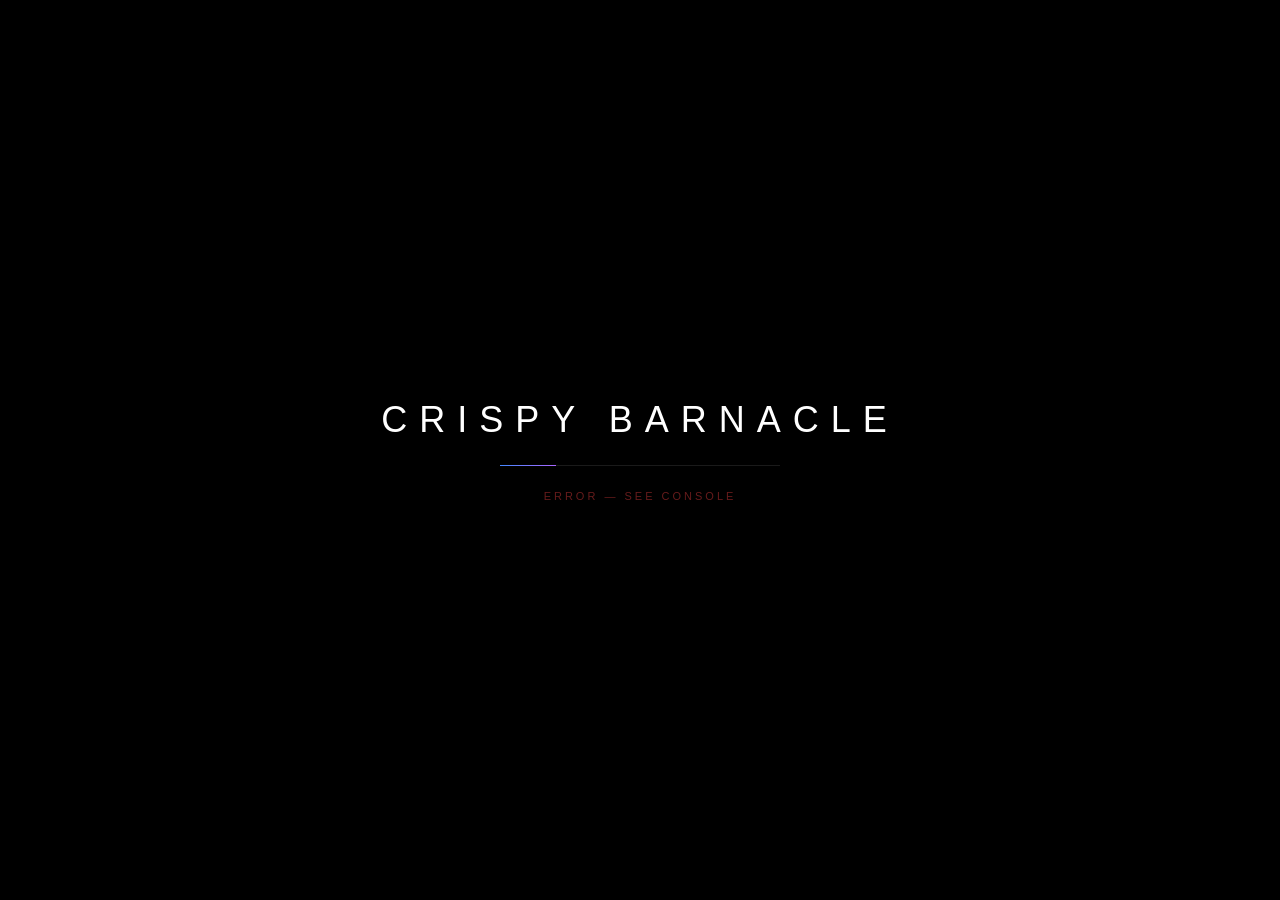
<file: index.html>
<!DOCTYPE html>
<html lang="en">
<head>
  <meta charset="UTF-8" />
  <meta name="viewport" content="width=device-width, initial-scale=1.0" />
  <meta http-equiv="X-UA-Compatible" content="IE=edge" />

  <!-- Security Headers -->
  <meta http-equiv="Content-Security-Policy" 
    content="
      default-src 'self';
      script-src 'self' 'unsafe-inline';
      style-src 'self' 'unsafe-inline';
      media-src 'self' blob:;
      connect-src 'self';
      worker-src 'self' blob:;
    " 
  />
  <meta http-equiv="X-Content-Type-Options" content="nosniff" />
  <meta http-equiv="Referrer-Policy" content="no-referrer" />
  <meta http-equiv="Permissions-Policy" content="microphone=(self)" />

  <title>CRISPY BARNACLE</title>

  <style>
    *, *::before, *::after {
      margin: 0;
      padding: 0;
      box-sizing: border-box;
    }

    html, body {
      width: 100%;
      height: 100%;
      background: #000;
      overflow: hidden;
      font-family: "Inter", "Segoe UI", sans-serif;
      color: #fff;
    }

    /* ── Main WebGPU canvas ── */
    #gpu-canvas {
      position: fixed;
      top: 0;
      left: 0;
      width: 100vw;
      height: 100vh;
      display: block;
      z-index: 0;
    }

    /* ── UI layer sits above the canvas ── */
    #ui-root {
      position: fixed;
      top: 0;
      left: 0;
      width: 100vw;
      height: 100vh;
      z-index: 10;
      pointer-events: none;
    }

    /* ── WebGPU not supported screen ── */
    #no-webgpu {
      display: none;
      position: fixed;
      inset: 0;
      z-index: 999;
      background: #000;
      flex-direction: column;
      align-items: center;
      justify-content: center;
      gap: 16px;
      text-align: center;
      padding: 40px;
    }

    #no-webgpu h1 {
      font-size: 28px;
      font-weight: 300;
      letter-spacing: 4px;
      color: #ff4444;
    }

    #no-webgpu p {
      font-size: 14px;
      line-height: 1.8;
      opacity: 0.7;
      max-width: 480px;
    }

    #no-webgpu a {
      color: #88aaff;
      text-decoration: none;
    }

    /* ── Loading screen ── */
    #loading-screen {
      position: fixed;
      inset: 0;
      z-index: 100;
      background: #000;
      display: flex;
      flex-direction: column;
      align-items: center;
      justify-content: center;
      gap: 24px;
      transition: opacity 0.8s ease;
    }

    #loading-screen h1 {
      font-size: 36px;
      font-weight: 100;
      letter-spacing: 12px;
      text-transform: uppercase;
      color: #fff;
    }

    #loading-bar-wrap {
      width: 280px;
      height: 1px;
      background: rgba(255,255,255,0.1);
    }

    #loading-bar {
      height: 1px;
      width: 0%;
      background: linear-gradient(90deg, #4488ff, #aa66ff);
      transition: width 0.3s ease;
    }

    #loading-label {
      font-size: 11px;
      letter-spacing: 3px;
      opacity: 0.4;
      text-transform: uppercase;
    }
  </style>
</head>

<body>

  <!-- WebGPU not supported fallback -->
  <div id="no-webgpu">
    <h1>WEBGPU NOT SUPPORTED</h1>
    <p>
      Crispy Barnacle requires WebGPU to run.<br/>
      Please use the latest version of 
      <a href="https://www.google.com/chrome/" target="_blank">Google Chrome</a> or 
      <a href="https://www.microsoft.com/edge" target="_blank">Microsoft Edge</a>.
    </p>
  </div>

  <!-- Loading screen -->
  <div id="loading-screen">
    <h1>CRISPY BARNACLE</h1>
    <div id="loading-bar-wrap">
      <div id="loading-bar"></div>
    </div>
    <div id="loading-label">INITIALIZING</div>
  </div>

  <!-- WebGPU canvas -->
  <canvas id="gpu-canvas"></canvas>

  <!-- UI layer -->
  <div id="ui-root"></div>

  <!-- Entry point -->
  <script type="module" src="src/main.js"></script>

</body>
</html>
</file>
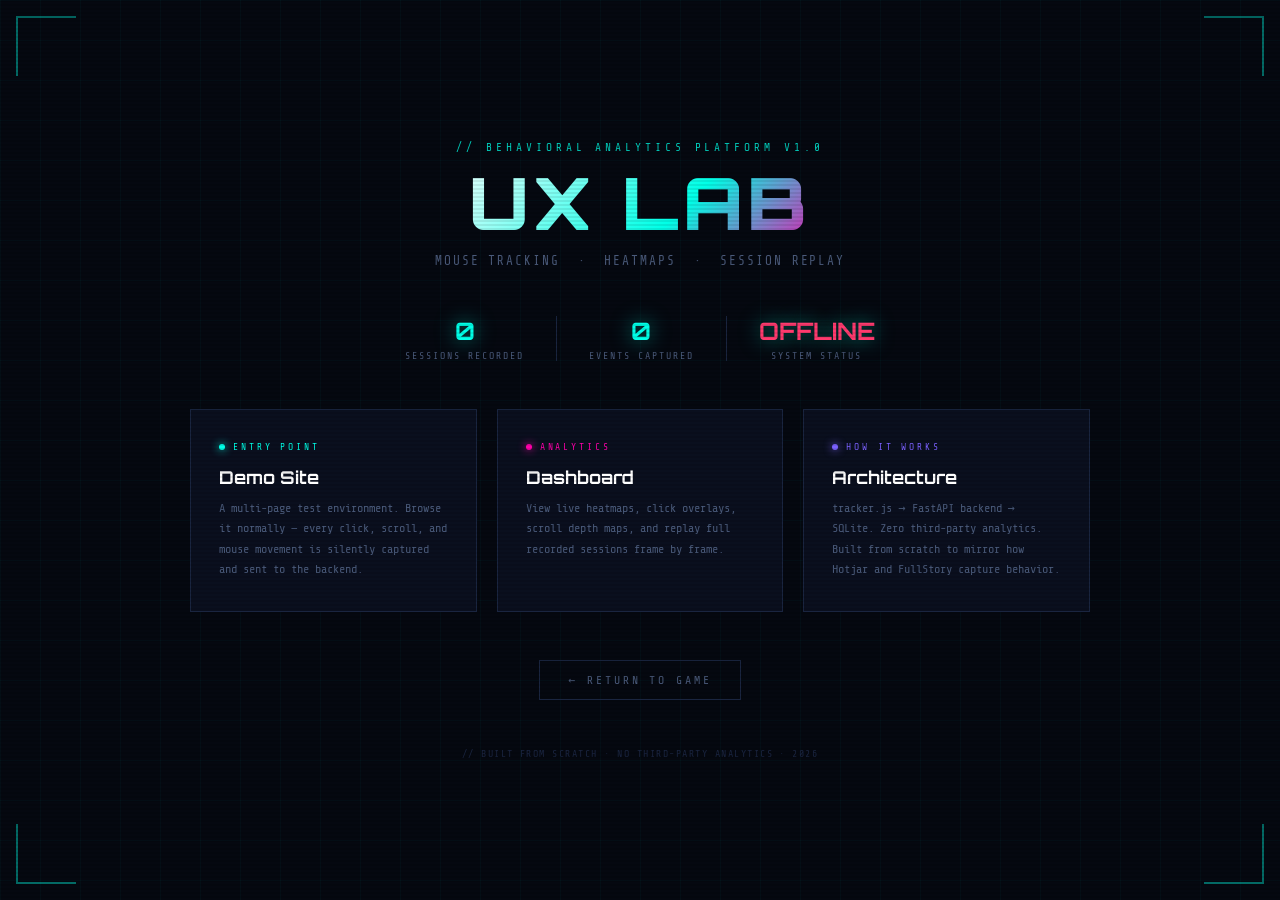
<file: ux-lab/index.html>
<!DOCTYPE html>
<html lang="en">
<head>
  <meta charset="UTF-8" />
  <meta name="viewport" content="width=device-width, initial-scale=1.0"/>
  <title>UX LAB — Behavioral Analytics Platform</title>
  <link rel="preconnect" href="https://fonts.googleapis.com">
  <link href="https://fonts.googleapis.com/css2?family=Share+Tech+Mono&family=Orbitron:wght@400;700;900&display=swap" rel="stylesheet">
  <style>
    *, *::before, *::after { box-sizing: border-box; margin: 0; padding: 0; }

    :root {
      --acid:    #00ffe7;
      --acid2:   #ff00aa;
      --bg:      #050810;
      --panel:   #0a0f1e;
      --border:  #1a2540;
      --text:    #c8d8f0;
      --dim:     #4a5a7a;
      --danger:  #ff3a6e;
      --safe:    #00ff99;
    }

    html, body {
      height: 100%;
      background: var(--bg);
      color: var(--text);
      font-family: 'Share Tech Mono', monospace;
      overflow-x: hidden;
    }

    /* ── Animated grid background ── */
    body::before {
      content: '';
      position: fixed;
      inset: 0;
      background-image:
        linear-gradient(rgba(0,255,231,0.03) 1px, transparent 1px),
        linear-gradient(90deg, rgba(0,255,231,0.03) 1px, transparent 1px);
      background-size: 40px 40px;
      animation: gridScroll 20s linear infinite;
      pointer-events: none;
      z-index: 0;
    }

    /* ── Scanline overlay ── */
    body::after {
      content: '';
      position: fixed;
      inset: 0;
      background: repeating-linear-gradient(
        0deg,
        transparent,
        transparent 2px,
        rgba(0,0,0,0.08) 2px,
        rgba(0,0,0,0.08) 4px
      );
      pointer-events: none;
      z-index: 999;
    }

    @keyframes gridScroll {
      0%   { background-position: 0 0, 0 0; }
      100% { background-position: 0 40px, 40px 0; }
    }

    /* ── Corner decoration ── */
    .corner {
      position: fixed;
      width: 60px; height: 60px;
      border-color: var(--acid);
      border-style: solid;
      opacity: 0.4;
      z-index: 10;
    }
    .corner--tl { top: 16px; left: 16px;  border-width: 2px 0 0 2px; }
    .corner--tr { top: 16px; right: 16px; border-width: 2px 2px 0 0; }
    .corner--bl { bottom: 16px; left: 16px;  border-width: 0 0 2px 2px; }
    .corner--br { bottom: 16px; right: 16px; border-width: 0 2px 2px 0; }

    /* ── Layout ── */
    .wrapper {
      position: relative;
      z-index: 1;
      min-height: 100vh;
      display: flex;
      flex-direction: column;
      align-items: center;
      justify-content: center;
      padding: 60px 24px;
      gap: 48px;
    }

    /* ── Header ── */
    .header {
      text-align: center;
      animation: fadeDown 0.8s ease both;
    }

    .header__eyebrow {
      font-size: 0.7rem;
      letter-spacing: 0.35em;
      color: var(--acid);
      text-transform: uppercase;
      margin-bottom: 12px;
      opacity: 0.8;
    }

    .header__title {
      font-family: 'Orbitron', sans-serif;
      font-size: clamp(2.4rem, 6vw, 4.5rem);
      font-weight: 900;
      letter-spacing: 0.06em;
      line-height: 1;
      background: linear-gradient(135deg, #ffffff 0%, var(--acid) 60%, var(--acid2) 100%);
      -webkit-background-clip: text;
      -webkit-text-fill-color: transparent;
      background-clip: text;
      margin-bottom: 16px;
    }

    .header__sub {
      font-size: 0.8rem;
      color: var(--dim);
      letter-spacing: 0.15em;
      text-transform: uppercase;
    }

    /* ── Status bar ── */
    .statusbar {
      display: flex;
      gap: 32px;
      flex-wrap: wrap;
      justify-content: center;
      animation: fadeDown 0.8s 0.2s ease both;
    }

    .status-item {
      display: flex;
      flex-direction: column;
      align-items: center;
      gap: 4px;
    }

    .status-item__value {
      font-family: 'Orbitron', sans-serif;
      font-size: 1.5rem;
      font-weight: 700;
      color: var(--acid);
      text-shadow: 0 0 20px rgba(0,255,231,0.5);
    }

    .status-item__label {
      font-size: 0.62rem;
      letter-spacing: 0.2em;
      color: var(--dim);
      text-transform: uppercase;
    }

    .status-divider {
      width: 1px;
      background: var(--border);
      align-self: stretch;
    }

    /* ── Cards ── */
    .cards {
      display: grid;
      grid-template-columns: repeat(auto-fit, minmax(280px, 1fr));
      gap: 20px;
      width: 100%;
      max-width: 900px;
      animation: fadeUp 0.8s 0.4s ease both;
    }

    .card {
      background: var(--panel);
      border: 1px solid var(--border);
      padding: 32px 28px;
      position: relative;
      overflow: hidden;
      cursor: pointer;
      transition: border-color 0.3s, transform 0.3s;
      text-decoration: none;
      color: inherit;
      display: block;
    }

    .card::before {
      content: '';
      position: absolute;
      inset: 0;
      background: linear-gradient(135deg, var(--card-accent, var(--acid)) 0%, transparent 60%);
      opacity: 0;
      transition: opacity 0.3s;
    }

    .card:hover {
      border-color: var(--card-accent, var(--acid));
      transform: translateY(-4px);
    }

    .card:hover::before { opacity: 0.04; }

    .card--demo  { --card-accent: var(--acid); }
    .card--dash  { --card-accent: var(--acid2); }
    .card--about { --card-accent: #7b61ff; }

    .card__tag {
      font-size: 0.6rem;
      letter-spacing: 0.3em;
      text-transform: uppercase;
      color: var(--card-accent, var(--acid));
      margin-bottom: 14px;
      display: flex;
      align-items: center;
      gap: 8px;
    }

    .card__tag::before {
      content: '';
      display: inline-block;
      width: 6px; height: 6px;
      border-radius: 50%;
      background: var(--card-accent, var(--acid));
      box-shadow: 0 0 8px var(--card-accent, var(--acid));
      animation: pulse 2s infinite;
    }

    .card__title {
      font-family: 'Orbitron', sans-serif;
      font-size: 1.1rem;
      font-weight: 700;
      margin-bottom: 10px;
      color: #fff;
    }

    .card__desc {
      font-size: 0.75rem;
      line-height: 1.7;
      color: var(--dim);
    }

    .card__arrow {
      position: absolute;
      bottom: 24px;
      right: 24px;
      font-size: 1.1rem;
      color: var(--card-accent, var(--acid));
      opacity: 0;
      transform: translateX(-8px);
      transition: opacity 0.3s, transform 0.3s;
    }

    .card:hover .card__arrow {
      opacity: 1;
      transform: translateX(0);
    }

    /* ── Return button ── */
    .return-btn {
      animation: fadeUp 0.8s 0.6s ease both;
      background: transparent;
      border: 1px solid var(--border);
      color: var(--dim);
      font-family: 'Share Tech Mono', monospace;
      font-size: 0.72rem;
      letter-spacing: 0.25em;
      text-transform: uppercase;
      padding: 12px 28px;
      cursor: pointer;
      text-decoration: none;
      transition: border-color 0.3s, color 0.3s, box-shadow 0.3s;
      display: inline-block;
    }

    .return-btn:hover {
      border-color: var(--danger);
      color: var(--danger);
      box-shadow: 0 0 20px rgba(255,58,110,0.2);
    }

    /* ── Footer ── */
    .footer {
      font-size: 0.62rem;
      color: var(--border);
      letter-spacing: 0.15em;
      text-transform: uppercase;
      animation: fadeUp 0.8s 0.7s ease both;
    }

    /* ── Animations ── */
    @keyframes fadeDown {
      from { opacity: 0; transform: translateY(-20px); }
      to   { opacity: 1; transform: translateY(0); }
    }

    @keyframes fadeUp {
      from { opacity: 0; transform: translateY(20px); }
      to   { opacity: 1; transform: translateY(0); }
    }

    @keyframes pulse {
      0%, 100% { opacity: 1; }
      50%       { opacity: 0.3; }
    }
  </style>
</head>
<body>

  <div class="corner corner--tl"></div>
  <div class="corner corner--tr"></div>
  <div class="corner corner--bl"></div>
  <div class="corner corner--br"></div>

  <div class="wrapper">

    <header class="header">
      <p class="header__eyebrow">// Behavioral Analytics Platform v1.0</p>
      <h1 class="header__title">UX LAB</h1>
      <p class="header__sub">Mouse Tracking &nbsp;·&nbsp; Heatmaps &nbsp;·&nbsp; Session Replay</p>
    </header>

    <div class="statusbar">
      <div class="status-item">
        <span class="status-item__value" id="stat-sessions">0</span>
        <span class="status-item__label">Sessions Recorded</span>
      </div>
      <div class="status-divider"></div>
      <div class="status-item">
        <span class="status-item__value" id="stat-events">0</span>
        <span class="status-item__label">Events Captured</span>
      </div>
      <div class="status-divider"></div>
      <div class="status-item">
        <span class="status-item__value" id="stat-status">LIVE</span>
        <span class="status-item__label">System Status</span>
      </div>
    </div>

    <div class="cards">

      <a href="./demo-site/index.html" class="card card--demo">
        <p class="card__tag">Entry Point</p>
        <h2 class="card__title">Demo Site</h2>
        <p class="card__desc">
          A multi-page test environment. Browse it normally — every click,
          scroll, and mouse movement is silently captured and sent to the backend.
        </p>
        <span class="card__arrow">→</span>
      </a>

      <a href="./dashboard/index.html" class="card card--dash">
        <p class="card__tag">Analytics</p>
        <h2 class="card__title">Dashboard</h2>
        <p class="card__desc">
          View live heatmaps, click overlays, scroll depth maps,
          and replay full recorded sessions frame by frame.
        </p>
        <span class="card__arrow">→</span>
      </a>

      <div class="card card--about" style="cursor:default;">
        <p class="card__tag">How It Works</p>
        <h2 class="card__title">Architecture</h2>
        <p class="card__desc">
          tracker.js → FastAPI backend → SQLite.
          Zero third-party analytics. Built from scratch
          to mirror how Hotjar and FullStory capture behavior.
        </p>
      </div>

    </div>

    <a href="../index.html" class="return-btn">← Return to Game</a>

    <p class="footer">// Built from scratch · No third-party analytics · 2026</p>

  </div>

  <script>
    // Animate stat counters on load
    function animateCount(el, target, duration, prefix = '') {
      let start = 0;
      const step = target / (duration / 16);
      const timer = setInterval(() => {
        start += step;
        if (start >= target) { el.textContent = prefix + target; clearInterval(timer); return; }
        el.textContent = prefix + Math.floor(start);
      }, 16);
    }

    window.addEventListener('load', () => {
      // These will update from the real backend once sessions are recorded
      // For now they animate to 0 — they'll be live once tracker.js is running
      animateCount(document.getElementById('stat-sessions'), 0, 800);
      animateCount(document.getElementById('stat-events'),   0, 800);

      // Ping backend to check if it's alive
      fetch('http://localhost:8000/status')
        .then(r => r.json())
        .then(d => {
          document.getElementById('stat-sessions').textContent = d.sessions ?? 0;
          document.getElementById('stat-events').textContent   = d.events   ?? 0;
        })
        .catch(() => {
          document.getElementById('stat-status').textContent = 'OFFLINE';
          document.getElementById('stat-status').style.color = 'var(--danger)';
        });
    });
  </script>

</body>
</html>
</file>
